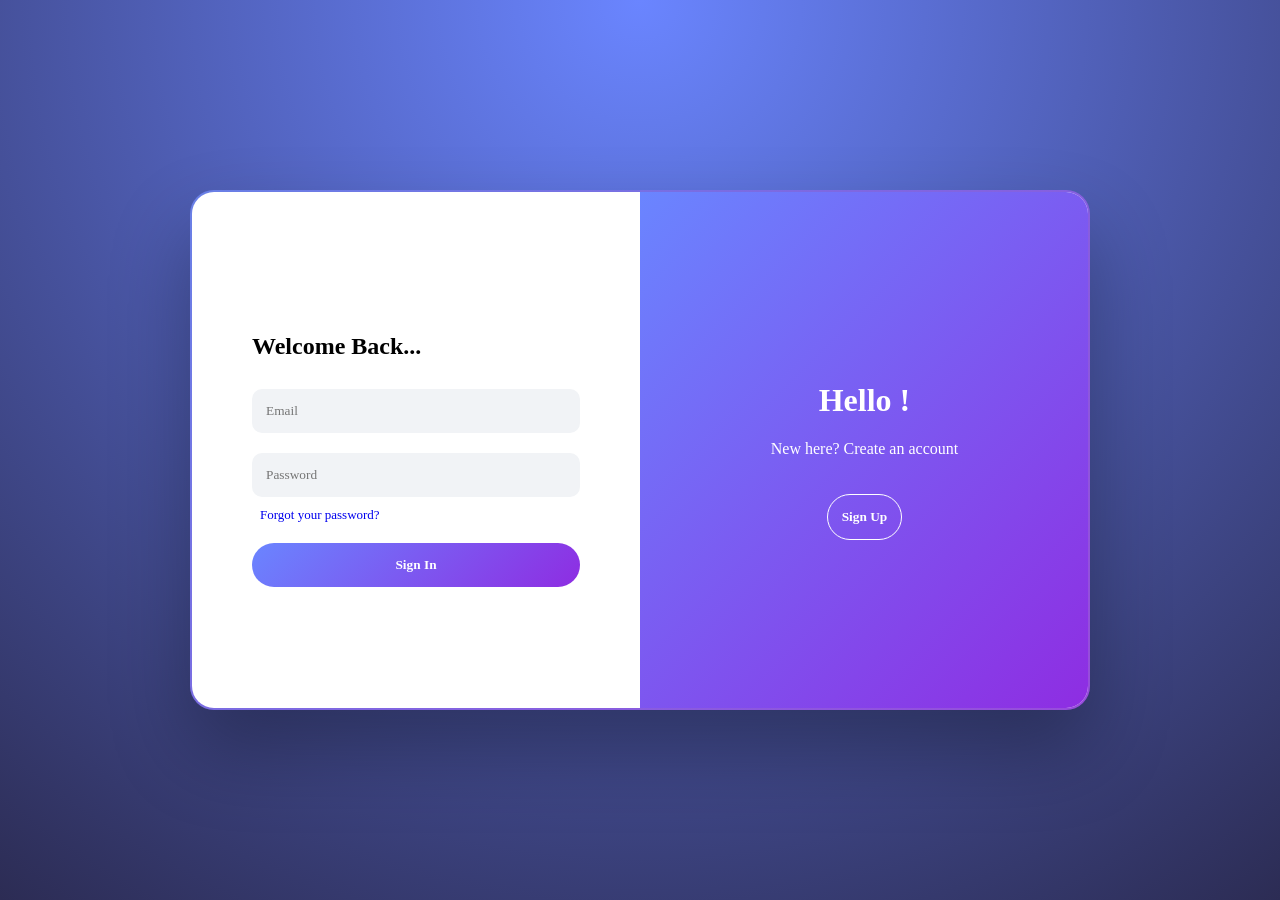
<file: index.html>
<!DOCTYPE html>
<html lang="en">

<head>
    <meta charset="UTF-8" />
    <meta name="viewport" content="width=device-width, initial-scale=1.0" />
    <title>Login/Sign-Up</title>
    <link rel="stylesheet" href="login.css" />
</head>

<body>

    <div class="container" id="container">
        <div class="panel panel-left">
            <h2>Welcome Back...</h2>
            <input type="email" placeholder="Email">
            <input type="password" placeholder="Password">
            <a href="#" style="font-size: small; text-decoration: none; padding-left: 8px;">Forgot your password?</a>
            <button class="primary">Sign In</button>
        </div>

        <div class="panel panel-right">
            <h2>Create Account</h2>
            <div class="socials">
                <div class="social">f</div>
                <div class="social">G</div>
                <div class="social">in</div>
            </div>
            <span style="color: rgb(83, 80, 80);">or use email & password</span>
            <input type="text" placeholder="Name">
            <input type="email" placeholder="Email">
            <input type="password" placeholder="Password">
            <button class="primary">Sign Up</button>
        </div>

        <div class="slider">
            <div class="slider-content" id="slider">
                <h1 id="title">Hello !</h1>
                <p id="desc">New here? Create an account</p>
                <button class="ghost" id="toggleBtn">Sign Up</button>
            </div>
        </div>
    </div>

    <script src="login.js"></script>
</body>

</html>
</file>
<file: login.css>
@import url('https://fonts.googleapis.com/css2?family=Inter:wght@400;600&display=swap');

* {
    box-sizing: border-box;
    font-family: Georgia, 'Times New Roman', Times, serif;
}

body {
    height: 100vh;
    margin: 0;
    background: radial-gradient(circle at top, #6a85ff, #2c2c54);
    display: flex;
    align-items: center;
    justify-content: center;
}

.socials {
    display: flex;
    justify-content: center;
    gap: 12px;
    margin: 18px 0 25px;
}

.social {
    width: 42px;
    height: 42px;
    border-radius: 50%;
    display: flex;
    align-items: center;
    justify-content: center;
    background: linear-gradient(135deg, #6a85ff, #8e2de2);
    color: #fff;
    font-weight: 600;
    cursor: pointer;
    box-shadow: 0 6px 14px rgba(0, 0, 0, 0.12);
    transition: all 0.2s ease;
}

.social:hover {
    background: #fff;
    color: #6a85ff;
    transform: translateY(-3px);
}

.social:active {
    transform: scale(0.95);
}

.container {
    position: relative;
    width: 900px;
    height: 520px;
    background: #fff;
    border-radius: 24px;
    overflow: hidden;
    box-shadow: 0 40px 80px rgba(0, 0, 0, 0.3);
    background: linear-gradient(#fff, #fff) padding-box,
              linear-gradient(135deg, #6980e6, #984cdb) border-box;
    border: 2px solid transparent;
}

.panel {
    position: absolute;
    width: 50%;
    height: 100%;
    padding: 60px;
    display: flex;
    flex-direction: column;
    justify-content: center;
    transition: transform 0.9s cubic-bezier(.68, -0.55, .27, 1.55);
}

.panel-left {
    left: 0;
}

.panel-right {
    left: 50%;
    transform: translateX(100%);
}

input {
    margin: 10px 0;
    padding: 14px;
    border-radius: 10px;
    border: none;
    background: #f1f3f6;
}

input:focus {
    outline: none;
    box-shadow: 0 0 0 2px #6a85ff88;
}

button {
    margin-top: 20px;
    padding: 14px;
    border-radius: 30px;
    border: none;
    cursor: pointer;
    font-weight: 600;
}

.primary {
    background: linear-gradient(135deg, #6a85ff, #8e2de2);
    color: #fff;
    transition: transform 0.15s ease, box-shadow 0.15s;
}

.primary:hover {
    box-shadow: 0 10px 25px rgba(106, 133, 255, 0.45);
}

.ghost:hover {
    background: rgba(255, 255, 255, 0.15);
}


.primary:active {
    transform: scale(0.95);
}

.ghost {
    background: transparent;
    color: white;
    border: 1px solid white;
}

.slider {
    position: absolute;
    right: -1px;
    width: calc(50% + 1px);
    height: 100%;
    background: linear-gradient(135deg, #6a85ff, #8e2de2);
    transition: transform 0.9s cubic-bezier(.68, -0.55, .27, 1.55);
    display: flex;
    align-items: center;
    justify-content: center;
}

.slider-content {
    text-align: center;
    color: white;
}

.container.active .slider {
    transform: translateX(-100%) rotateY(-10deg);
}

.container.active .panel-left {
    transform: translateX(-100%);
}

.container.active .panel-right {
    transform: translateX(0);
}
</file>
